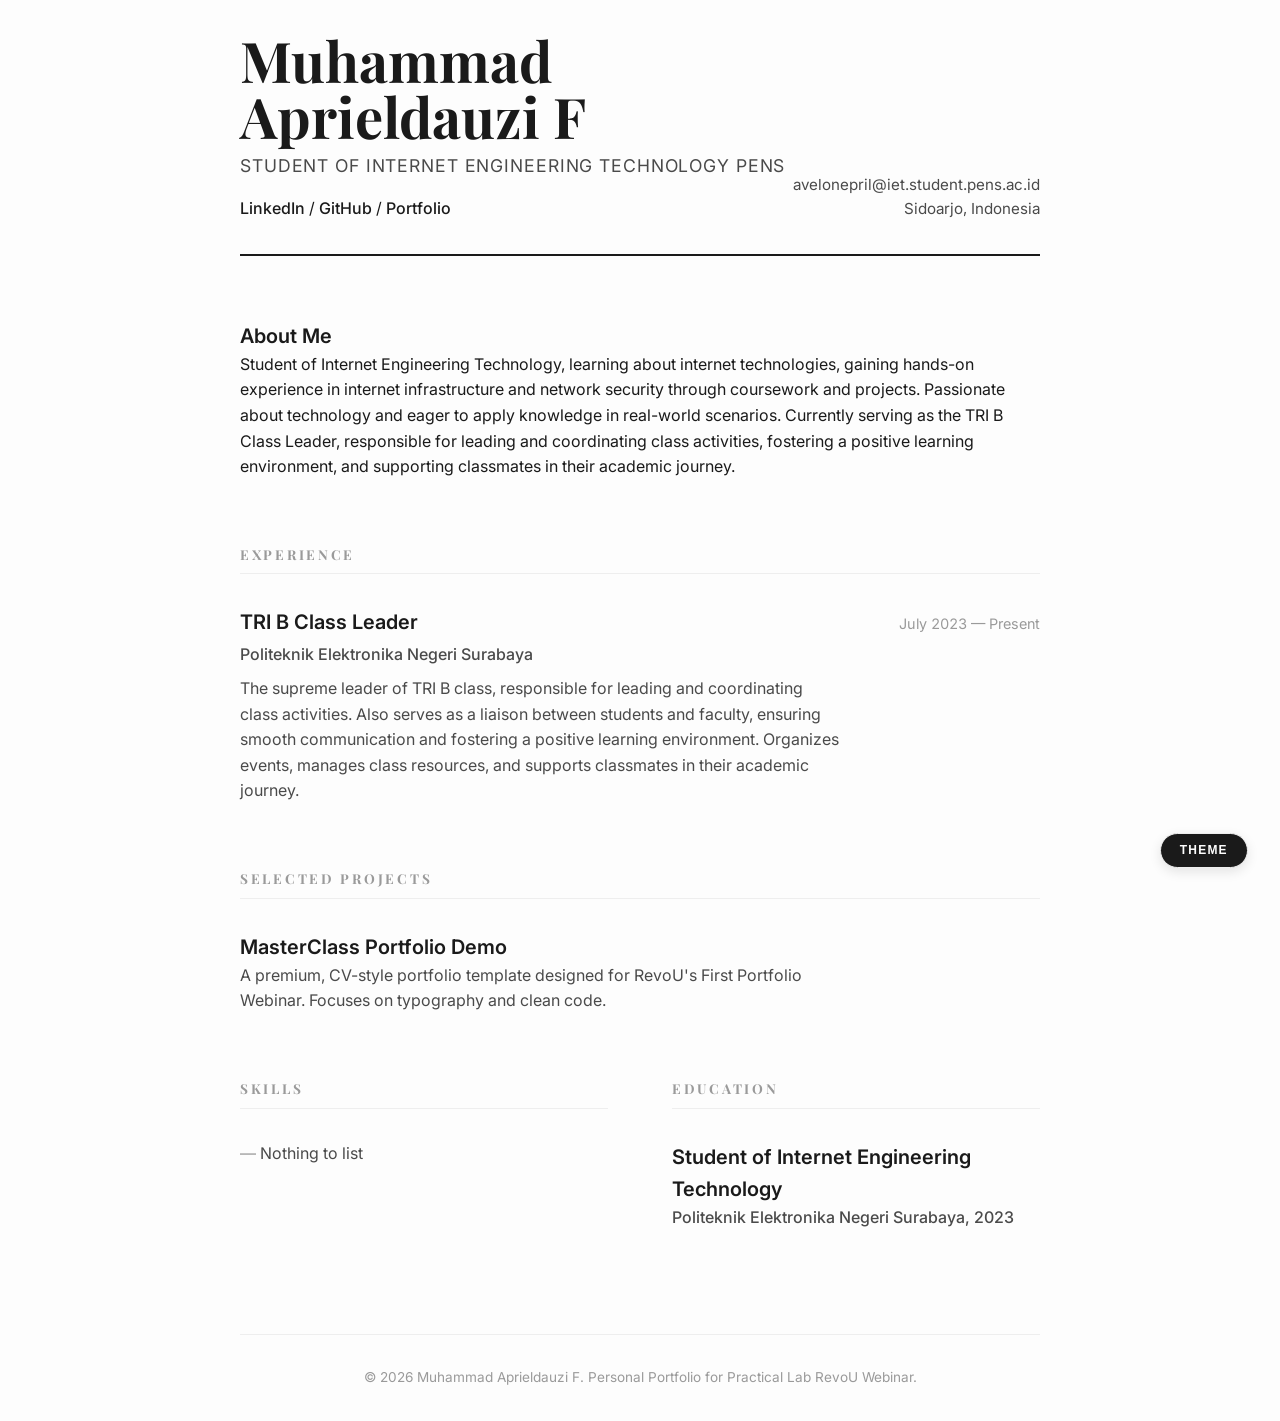
<file: index.html>
<!doctype html>
<html lang="en">
  <head>
    <meta charset="UTF-8" />
    <meta name="viewport" content="width=device-width, initial-scale=1.0" />
    <title>Portfolio | CV Style</title>
    <link rel="stylesheet" href="style.css" />
    <link rel="preconnect" href="https://fonts.googleapis.com" />
    <link rel="preconnect" href="https://fonts.gstatic.com" crossorigin />
    <link
      href="https://fonts.googleapis.com/css2?family=Inter:wght@400;500;600&family=Playfair+Display:ital,wght@0,700;1,700&display=swap"
      rel="stylesheet"
    />
  </head>
  <body>
    <!-- 
        STEP 1: THE CONTAINER
        We wrap everything in a 'cv-container' to control the maximum width
        and center the content on the screen.
    -->
    <div class="cv-container">
      <!-- 
            STEP 2: THE HEADER (Identity & Contact)
            Use a <header> tag for the top section. 
            This usually contains your name, role, and ways to reach you.
        -->
      <header class="cv-header">
        <div class="header-content">
          <h1 class="name">Muhammad Aprieldauzi F</h1>
          <div class="header-top">
            <p class="role">Student of Internet Engineering Technology PENS</p>
          </div>
          <div class="social-links">
            <a href="https://linkedin.com/in/onepril">LinkedIn</a> /
            <a href="https://github.com/aprilda-radnext">GitHub</a> /
            <a href="#">Portfolio</a>
          </div>
        </div>
        <div class="contact-info">
          <p>avelonepril@iet.student.pens.ac.id</p>
          <p>Sidoarjo, Indonesia</p>
        </div>
      </header>

      <!-- 
            STEP 3: THE MAIN CONTENT
            Use the <main> tag for the unique content of this page.
            Each major part of your CV should be inside a <section>.
        -->
      <main class="cv-main">
        <!-- STEP 4: EXPERIENCE SECTION (Detailed content) -->
          <h3 class="item-title">About Me</h3>
            <p>
              Student of Internet Engineering Technology, learning about internet technologies, gaining hands-on experience in 
              internet infrastructure and network security through coursework and projects. Passionate about technology and eager 
              to apply knowledge in real-world scenarios. Currently serving as the TRI B Class Leader, responsible for leading and 
              coordinating class activities, fostering a positive learning environment, and supporting classmates in their academic journey.
            </p>
            
        <section class="cv-section">
        
        </section>

        <section class="cv-section">
          <h2 class="section-title">Experience</h2>
          <div class="experience-item">
            <div class="item-header">
              <h3 class="item-title">TRI B Class Leader</h3>
              <span class="item-date">July 2023 — Present</span>
            </div>
            <p class="item-org">Politeknik Elektronika Negeri Surabaya</p>
            <p class="item-desc">
              The supreme leader of TRI B class, responsible for leading and coordinating class activities. Also serves as a liaison 
              between students and faculty, ensuring smooth communication and fostering a positive learning environment. Organizes events, 
              manages class resources, and supports classmates in their academic journey.
            </p>
          </div>
        </section>

        <!-- STEP 5: PROJECTS SECTION (Proof of skills) -->
        <section class="cv-section">
          <h2 class="section-title">Selected Projects</h2>
          <div class="project-list">
            <div class="project-item">
              <h3 class="item-title">
                <a
                  href="https://github.com/aprilda-radnext/webinar-porto-revou-10maret26.git"
                  >MasterClass Portfolio Demo</a
                >
              </h3>
              <p class="item-desc">
                A premium, CV-style portfolio template designed for RevoU's
                First Portfolio Webinar. Focuses on typography and clean code.
              </p>
            </div>
          </div>
        </section>

        <!-- 
                STEP 6: COLUMN LAYOUT (Expertise & Education)
                We use an 'inline-sections' class here which will be 
                transformed into a 2-column grid in CSS later.
            -->
        <section class="cv-section inline-sections">
          <div class="sub-section">
            <h2 class="section-title">Skills</h2>
            <ul class="skills-list">
              <li>Nothing to list</li>
            </ul>
          </div>
          <div class="sub-section">
            <h2 class="section-title">Education</h2>
            <div class="education-item">
              <h3 class="item-title">Student of Internet Engineering Technology</h3>
              <p class="item-org">Politeknik Elektronika Negeri Surabaya, 2023</p>
            </div>
          </div>
        </section>
      </main>

      <!-- 
            STEP 7: THE FOOTER
            A simple <footer> to close the page with a copyright notice.
        -->
      <footer class="cv-footer">
        <p>
          &copy; 2026 Muhammad Aprieldauzi F. Personal Portfolio for Practical Lab RevoU Webinar.
        </p>
      </footer>
    </div>

    <!-- 
        STEP 15: THE TOGGLE BUTTON (Floating)
        We move the button here so it can stay "fixed" to the 
        bottom right corner of the screen.
    -->
    <button id="theme-toggle" class="theme-btn" aria-label="Toggle Dark Mode">
      Theme
    </button>

    <!-- 
        STEP 17: ADDING THE SCRIPT
        We link our JavaScript file at the bottom so it loads 
        after the HTML is ready.
    -->
    <script src="script.js"></script>
  </body>
</html>
</file>
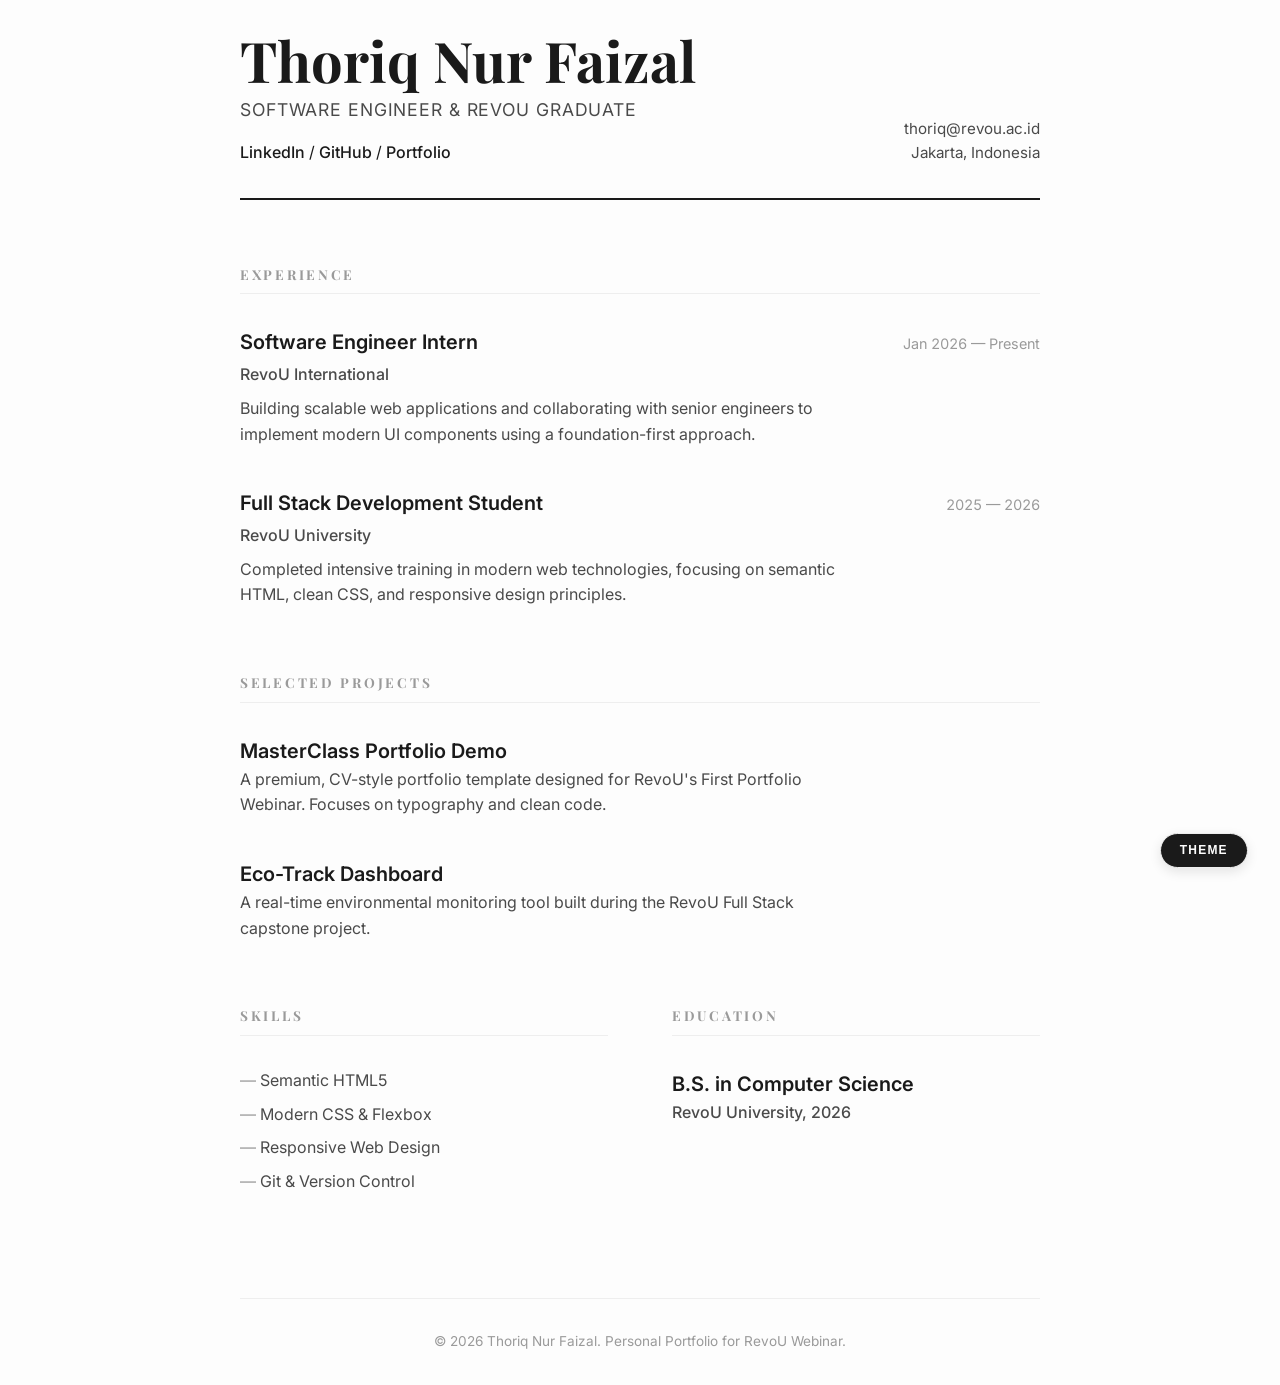
<file: solution/index.html>
<!DOCTYPE html>
<html lang="en">
<head>
    <meta charset="UTF-8">
    <meta name="viewport" content="width=device-width, initial-scale=1.0">
    <title>Portfolio | CV Style</title>
    <link rel="stylesheet" href="style.css">
    <link rel="preconnect" href="https://fonts.googleapis.com">
    <link rel="preconnect" href="https://fonts.gstatic.com" crossorigin>
    <link href="https://fonts.googleapis.com/css2?family=Inter:wght@400;500;600&family=Playfair+Display:ital,wght@0,700;1,700&display=swap" rel="stylesheet">
</head>
<body>
    <!-- 
        STEP 1: THE CONTAINER
        We wrap everything in a 'cv-container' to control the maximum width
        and center the content on the screen.
    -->
    <div class="cv-container">
        
        <!-- 
            STEP 2: THE HEADER (Identity & Contact)
            Use a <header> tag for the top section. 
            This usually contains your name, role, and ways to reach you.
        -->
        <header class="cv-header">
            <div class="header-content">
                <h1 class="name">Thoriq Nur Faizal</h1>
                <div class="header-top">
                    <p class="role">Software Engineer & RevoU Graduate</p>
                </div>
                <div class="social-links">
                    <a href="https://linkedin.com/in/thoriqnf">LinkedIn</a> / <a href="https://github.com/thoriqnf">GitHub</a> / <a href="#">Portfolio</a>
                </div>
            </div>
            <div class="contact-info">
                <p>thoriq@revou.ac.id</p>
                <p>Jakarta, Indonesia</p>
            </div>
        </header>

        <!-- 
            STEP 3: THE MAIN CONTENT
            Use the <main> tag for the unique content of this page.
            Each major part of your CV should be inside a <section>.
        -->
        <main class="cv-main">
            
            <!-- STEP 4: EXPERIENCE SECTION (Detailed content) -->
            <section class="cv-section">
                <h2 class="section-title">Experience</h2>
                <div class="experience-item">
                    <div class="item-header">
                        <h3 class="item-title">Software Engineer Intern</h3>
                        <span class="item-date">Jan 2026 — Present</span>
                    </div>
                    <p class="item-org">RevoU International</p>
                    <p class="item-desc">Building scalable web applications and collaborating with senior engineers to implement modern UI components using a foundation-first approach.</p>
                </div>
                <div class="experience-item">
                    <div class="item-header">
                        <h3 class="item-title">Full Stack Development Student</h3>
                        <span class="item-date">2025 — 2026</span>
                    </div>
                    <p class="item-org">RevoU University</p>
                    <p class="item-desc">Completed intensive training in modern web technologies, focusing on semantic HTML, clean CSS, and responsive design principles.</p>
                </div>
            </section>

            <!-- STEP 5: PROJECTS SECTION (Proof of skills) -->
            <section class="cv-section">
                <h2 class="section-title">Selected Projects</h2>
                <div class="project-list">
                    <div class="project-item">
                        <h3 class="item-title"><a href="https://github.com/thoriqnf/revou-masterclass-first-porto">MasterClass Portfolio Demo</a></h3>
                        <p class="item-desc">A premium, CV-style portfolio template designed for RevoU's First Portfolio Webinar. Focuses on typography and clean code.</p>
                    </div>
                    <div class="project-item">
                        <h3 class="item-title"><a href="#">Eco-Track Dashboard</a></h3>
                        <p class="item-desc">A real-time environmental monitoring tool built during the RevoU Full Stack capstone project.</p>
                    </div>
                </div>
            </section>

            <!-- 
                STEP 6: COLUMN LAYOUT (Expertise & Education)
                We use an 'inline-sections' class here which will be 
                transformed into a 2-column grid in CSS later.
            -->
            <section class="cv-section inline-sections">
                <div class="sub-section">
                    <h2 class="section-title">Skills</h2>
                    <ul class="skills-list">
                        <li>Semantic HTML5</li>
                        <li>Modern CSS & Flexbox</li>
                        <li>Responsive Web Design</li>
                        <li>Git & Version Control</li>
                    </ul>
                </div>
                <div class="sub-section">
                    <h2 class="section-title">Education</h2>
                    <div class="education-item">
                        <h3 class="item-title">B.S. in Computer Science</h3>
                        <p class="item-org">RevoU University, 2026</p>
                    </div>
                </div>
            </section>
        </main>

        <!-- 
            STEP 7: THE FOOTER
            A simple <footer> to close the page with a copyright notice.
        -->
        <footer class="cv-footer">
            <p>&copy; 2026 Thoriq Nur Faizal. Personal Portfolio for RevoU Webinar.</p>
        </footer>
    </div>

    <!-- 
        STEP 15: THE TOGGLE BUTTON (Floating)
        We move the button here so it can stay "fixed" to the 
        bottom right corner of the screen.
    -->
    <button id="theme-toggle" class="theme-btn" aria-label="Toggle Dark Mode">Theme</button>

    <!-- 
        STEP 17: ADDING THE SCRIPT
        We link our JavaScript file at the bottom so it loads 
        after the HTML is ready.
    -->
    <script src="script.js"></script>
</body>
</html>
</file>
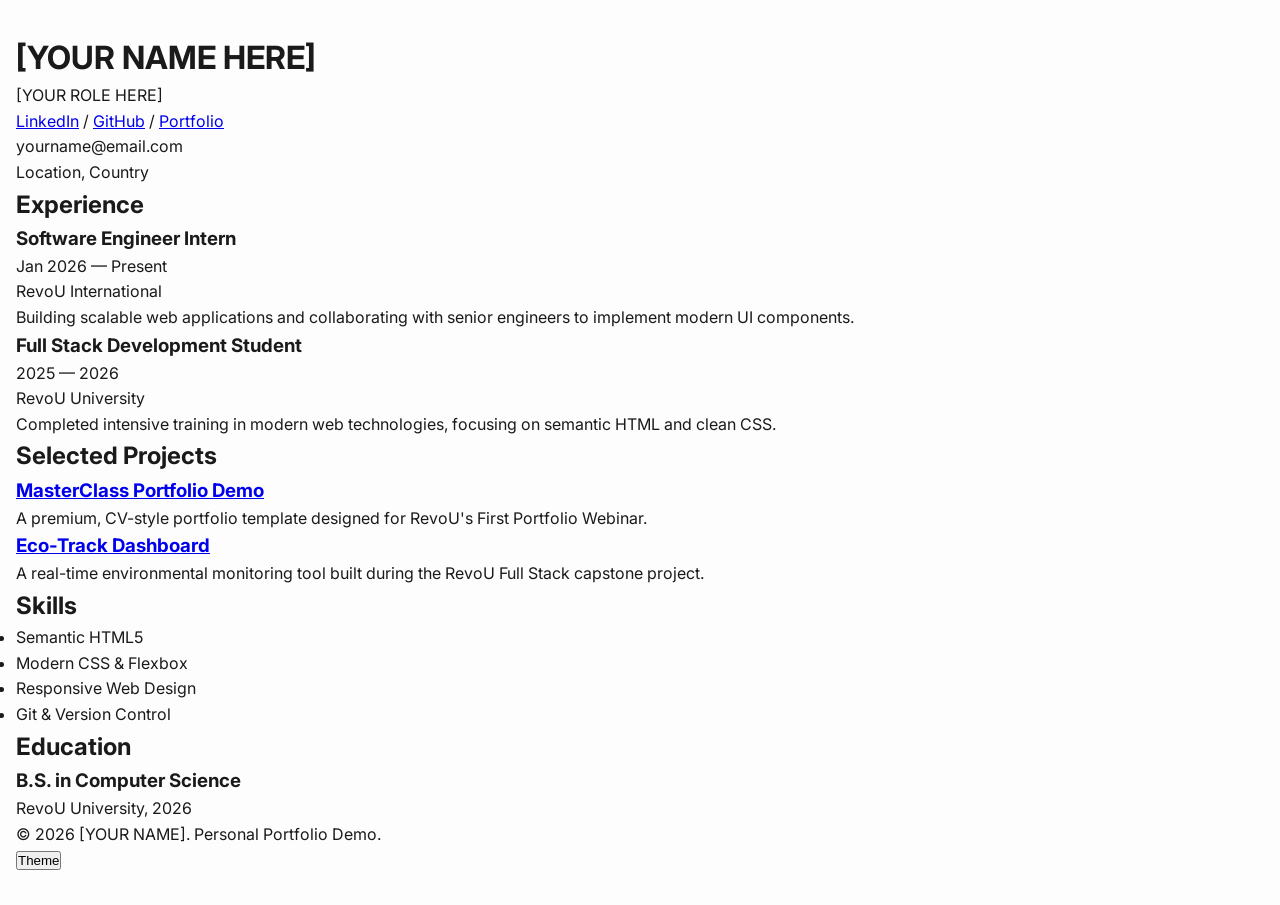
<file: starter/index.html>
<!DOCTYPE html>
<html lang="en">
<head>
    <meta charset="UTF-8">
    <meta name="viewport" content="width=device-width, initial-scale=1.0">
    <title>Portfolio Starter | RevoU MasterClass</title>
    <link rel="stylesheet" href="style.css">
    <link rel="preconnect" href="https://fonts.googleapis.com">
    <link rel="preconnect" href="https://fonts.gstatic.com" crossorigin>
    <link href="https://fonts.googleapis.com/css2?family=Inter:wght@400;500;600&family=Playfair+Display:ital,wght@0,700;1,700&display=swap" rel="stylesheet">
</head>
<body>
    <!-- 
        STEP 1: THE CONTAINER
        The 'cv-container' centers our content and limits its width.
    -->
    <div class="cv-container">
        
        <!-- 
            STEP 2: THE HEADER (Identity & Contact)
            Live Edit: Change the name and role to your own!
        -->
        <header class="cv-header">
            <div class="header-content">
                <h1 class="name">[YOUR NAME HERE]</h1>
                <div class="header-top">
                    <p class="role">[YOUR ROLE HERE]</p>
                </div>
                <div class="social-links">
                    <a href="#">LinkedIn</a> / <a href="#">GitHub</a> / <a href="#">Portfolio</a>
                </div>
            </div>
            <div class="contact-info">
                <p>yourname@email.com</p>
                <p>Location, Country</p>
            </div>
        </header>

        <!-- 
            STEP 3: THE MAIN CONTENT
            All sections are already here. we will focus on STYLING them in CSS.
        -->
        <main class="cv-main">
            
            <!-- STEP 4: EXPERIENCE SECTION -->
            <section class="cv-section">
                <h2 class="section-title">Experience</h2>
                <div class="experience-item">
                    <div class="item-header">
                        <h3 class="item-title">Software Engineer Intern</h3>
                        <span class="item-date">Jan 2026 — Present</span>
                    </div>
                    <p class="item-org">RevoU International</p>
                    <p class="item-desc">Building scalable web applications and collaborating with senior engineers to implement modern UI components.</p>
                </div>
                <div class="experience-item">
                    <div class="item-header">
                        <h3 class="item-title">Full Stack Development Student</h3>
                        <span class="item-date">2025 — 2026</span>
                    </div>
                    <p class="item-org">RevoU University</p>
                    <p class="item-desc">Completed intensive training in modern web technologies, focusing on semantic HTML and clean CSS.</p>
                </div>
            </section>

            <!-- STEP 5: PROJECTS SECTION -->
            <section class="cv-section">
                <h2 class="section-title">Selected Projects</h2>
                <div class="project-list">
                    <div class="project-item">
                        <h3 class="item-title"><a href="#">MasterClass Portfolio Demo</a></h3>
                        <p class="item-desc">A premium, CV-style portfolio template designed for RevoU's First Portfolio Webinar.</p>
                    </div>
                    <div class="project-item">
                        <h3 class="item-title"><a href="#">Eco-Track Dashboard</a></h3>
                        <p class="item-desc">A real-time environmental monitoring tool built during the RevoU Full Stack capstone project.</p>
                    </div>
                </div>
            </section>

            <!-- STEP 6: COLUMN LAYOUT (Expertise & Education) -->
            <section class="cv-section inline-sections">
                <div class="sub-section">
                    <h2 class="section-title">Skills</h2>
                    <ul class="skills-list">
                        <li>Semantic HTML5</li>
                        <li>Modern CSS & Flexbox</li>
                        <li>Responsive Web Design</li>
                        <li>Git & Version Control</li>
                    </ul>
                </div>
                <div class="sub-section">
                    <h2 class="section-title">Education</h2>
                    <div class="education-item">
                        <h3 class="item-title">B.S. in Computer Science</h3>
                        <p class="item-org">RevoU University, 2026</p>
                    </div>
                </div>
            </section>
        </main>

        <!-- STEP 7: THE FOOTER -->
        <footer class="cv-footer">
            <p>&copy; 2026 [YOUR NAME]. Personal Portfolio Demo.</p>
        </footer>
    </div>

    <!-- STEP 15: THE TOGGLE BUTTON (Floating) -->
    <button id="theme-toggle" class="theme-btn" aria-label="Toggle Dark Mode">Theme</button>

    <!-- STEP 17: ADDING THE SCRIPT -->
    <script src="script.js"></script>
</body>
</html>
</file>
<file: style.css>
/* 
   STEP 8: CSS VARIABLES (DESIGN TOKENS)
   By defining variables at the top, we can easily change the 
   entire look and feel of the site just by editing these values.
*/
:root {
    --bg-color: #fdfdfd;
    --text-primary: #1a1a1a;
    --text-secondary: #4a4a4a;
    --accent: #9a9a9a;
    --border: #eeeeee;
    --font-serif: 'Playfair Display', serif;
    --font-sans: 'Inter', sans-serif;
    --spacing-unit: 1.5rem;
}

/* 
   STEP 16: DARK MODE OVERRIDES
   When the 'dark-mode' class is added to the body, 
   we swap the values of our variables.
*/
body.dark-mode {
    --bg-color: #1a1a1a;
    --text-primary: #fdfdfd;
    --text-secondary: #aaaaaa;
    --border: #333333;
}

/* 
   STEP 9: RESET & BASE STYLES
   Removing browser defaults (margin/padding) ensures our 
   design looks consistent across all browsers.
*/
* {
    margin: 0;
    padding: 0;
    box-sizing: border-box;
}

body {
    background-color: var(--bg-color);
    color: var(--text-primary);
    font-family: var(--font-sans);
    line-height: 1.6;
    -webkit-font-smoothing: antialiased; /* Makes fonts look smoother on Mac */
    padding: 2rem 1rem;
}

/* 
   STEP 10: LAYOUT CONTAINER
   Limiting the width (800px) and centering it (margin: 0 auto)
   creates a professional "CV paper" feel on large screens.
*/
.cv-container {
    max-width: 800px;
    margin: 0 auto;
}

/* 
   STEP 11: HEADER STYLING (Flexbox)
   We use display: flex with justify-content: space-between 
   to push the name to the left and contact info to the right.
*/
.cv-header {
    border-bottom: 2px solid var(--text-primary);
    padding-bottom: 2rem;
    margin-bottom: 4rem;
    display: flex;
    justify-content: space-between;
    align-items: flex-end;
}

.name {
    font-family: var(--font-serif);
    font-size: 3.5rem;
    font-weight: 700;
    line-height: 1;
    margin-bottom: 0.5rem;
}

.header-top {
    display: flex;
    justify-content: space-between;
    align-items: center;
    margin-bottom: 1rem;
}

.role {
    font-size: 1.1rem;
    color: var(--text-secondary);
    letter-spacing: 0.05em;
    text-transform: uppercase;
    margin: 0;
}

/* 
   STEP 15.1: FLOATING BUTTON STYLING
   We use position: fixed to keep the button in the same spot
   even when we scroll.
*/
.theme-btn {
    position: fixed;
    bottom: 2rem;
    right: 2rem;
    background: var(--text-primary); /* Swaps with theme */
    border: 1px solid var(--border);
    color: var(--bg-color); /* Swaps with theme */
    padding: 0.6rem 1.2rem;
    font-size: 0.75rem;
    font-weight: 600;
    text-transform: uppercase;
    letter-spacing: 0.1em;
    border-radius: 2rem; /* Rounded pull feel */
    cursor: pointer;
    box-shadow: 0 4px 12px rgba(0,0,0,0.1);
    transition: all 0.3s cubic-bezier(0.4, 0, 0.2, 1);
    z-index: 100;
}

.theme-btn:hover {
    transform: translateY(-2px);
    box-shadow: 0 6px 16px rgba(0,0,0,0.15);
}

.theme-btn:active {
    transform: translateY(0);
}

.social-links a {
    color: var(--text-primary);
    text-decoration: none;
    font-weight: 500;
    border-bottom: 1px solid transparent;
    transition: border-bottom 0.2s;
}

.social-links a:hover {
    border-bottom: 1px solid var(--text-primary);
}

.contact-info {
    text-align: right;
    font-size: 0.95rem;
    color: var(--text-secondary);
}

/* 
   STEP 12: SECTION TYPOGRAPHY
   Hierachy is key. Small, uppercase, spaced-out letters 
   create a premium editorial look for section titles.
*/
.cv-section {
    margin-bottom: 4rem;
}

.section-title {
    font-family: var(--font-serif);
    font-size: 0.85rem;
    text-transform: uppercase;
    letter-spacing: 0.2em;
    color: var(--accent);
    margin-bottom: 2rem;
    border-bottom: 1px solid var(--border);
    padding-bottom: 0.5rem;
}

.experience-item, .project-item {
    margin-bottom: 2.5rem;
}

.item-header {
    display: flex;
    justify-content: space-between;
    align-items: baseline;
    margin-bottom: 0.25rem;
}

.item-title {
    font-size: 1.25rem;
    font-weight: 600;
}

/* Link Animation: A simple way to add "premium" feel */
.item-title a {
    color: var(--text-primary);
    text-decoration: none;
    background: linear-gradient(to right, var(--text-primary), var(--text-primary)) no-repeat bottom left;
    background-size: 0 1px;
    transition: background-size 0.3s;
}

.item-title a:hover {
    background-size: 100% 1px;
}

.item-date {
    font-size: 0.9rem;
    color: var(--accent);
    font-variant-numeric: tabular-nums;
}

.item-org {
    color: var(--text-secondary);
    font-weight: 500;
    margin-bottom: 0.5rem;
}

.item-desc {
    color: var(--text-secondary);
    max-width: 600px;
}

/* 
   STEP 13: GRID SYSTEM
   We use display: grid to create a 2-column layout for 
   Skills and Education side-by-side.
*/
.inline-sections {
    display: grid;
    grid-template-columns: 1fr 1fr;
    gap: 4rem;
}

.skills-list {
    list-style: none;
}

.skills-list li {
    margin-bottom: 0.5rem;
    color: var(--text-secondary);
}

.skills-list li::before {
    content: "— "; /* Adding custom bullet points with CSS */
    color: var(--accent);
}

/* Footer styling */
.cv-footer {
    border-top: 1px solid var(--border);
    padding-top: 2rem;
    margin-top: 6rem;
    color: var(--accent);
    font-size: 0.85rem;
    text-align: center;
}

/* 
   STEP 14: RESPONSIVENESS (Media Queries)
   We rethink the layout for smaller screens (phones). 
   We stack the header and grid columns vertically.
*/
@media (max-width: 600px) {
    .cv-header {
        flex-direction: column;
        align-items: flex-start;
    }
    
    .contact-info {
        text-align: left;
        margin-top: 1.5rem;
    }

    .name {
        font-size: 2.5rem;
    }

    .inline-sections {
        grid-template-columns: 1fr;
        gap: 2rem;
    }

    .item-header {
        flex-direction: column;
    }

    .item-date {
        margin-top: 0.25rem;
        margin-bottom: 0.5rem;
    }
}
</file>
<file: solution/style.css>
/* 
   STEP 8: CSS VARIABLES (DESIGN TOKENS)
   By defining variables at the top, we can easily change the 
   entire look and feel of the site just by editing these values.
*/
:root {
    --bg-color: #fdfdfd;
    --text-primary: #1a1a1a;
    --text-secondary: #4a4a4a;
    --accent: #9a9a9a;
    --border: #eeeeee;
    --font-serif: 'Playfair Display', serif;
    --font-sans: 'Inter', sans-serif;
    --spacing-unit: 1.5rem;
}

/* 
   STEP 16: DARK MODE OVERRIDES
   When the 'dark-mode' class is added to the body, 
   we swap the values of our variables.
*/
body.dark-mode {
    --bg-color: #1a1a1a;
    --text-primary: #fdfdfd;
    --text-secondary: #aaaaaa;
    --border: #333333;
}

/* 
   STEP 9: RESET & BASE STYLES
   Removing browser defaults (margin/padding) ensures our 
   design looks consistent across all browsers.
*/
* {
    margin: 0;
    padding: 0;
    box-sizing: border-box;
}

body {
    background-color: var(--bg-color);
    color: var(--text-primary);
    font-family: var(--font-sans);
    line-height: 1.6;
    -webkit-font-smoothing: antialiased; /* Makes fonts look smoother on Mac */
    padding: 2rem 1rem;
}

/* 
   STEP 10: LAYOUT CONTAINER
   Limiting the width (800px) and centering it (margin: 0 auto)
   creates a professional "CV paper" feel on large screens.
*/
.cv-container {
    max-width: 800px;
    margin: 0 auto;
}

/* 
   STEP 11: HEADER STYLING (Flexbox)
   We use display: flex with justify-content: space-between 
   to push the name to the left and contact info to the right.
*/
.cv-header {
    border-bottom: 2px solid var(--text-primary);
    padding-bottom: 2rem;
    margin-bottom: 4rem;
    display: flex;
    justify-content: space-between;
    align-items: flex-end;
}

.name {
    font-family: var(--font-serif);
    font-size: 3.5rem;
    font-weight: 700;
    line-height: 1;
    margin-bottom: 0.5rem;
}

.header-top {
    display: flex;
    justify-content: space-between;
    align-items: center;
    margin-bottom: 1rem;
}

.role {
    font-size: 1.1rem;
    color: var(--text-secondary);
    letter-spacing: 0.05em;
    text-transform: uppercase;
    margin: 0;
}

/* 
   STEP 15.1: FLOATING BUTTON STYLING
   We use position: fixed to keep the button in the same spot
   even when we scroll.
*/
.theme-btn {
    position: fixed;
    bottom: 2rem;
    right: 2rem;
    background: var(--text-primary); /* Swaps with theme */
    border: 1px solid var(--border);
    color: var(--bg-color); /* Swaps with theme */
    padding: 0.6rem 1.2rem;
    font-size: 0.75rem;
    font-weight: 600;
    text-transform: uppercase;
    letter-spacing: 0.1em;
    border-radius: 2rem; /* Rounded pull feel */
    cursor: pointer;
    box-shadow: 0 4px 12px rgba(0,0,0,0.1);
    transition: all 0.3s cubic-bezier(0.4, 0, 0.2, 1);
    z-index: 100;
}

.theme-btn:hover {
    transform: translateY(-2px);
    box-shadow: 0 6px 16px rgba(0,0,0,0.15);
}

.theme-btn:active {
    transform: translateY(0);
}

.social-links a {
    color: var(--text-primary);
    text-decoration: none;
    font-weight: 500;
    border-bottom: 1px solid transparent;
    transition: border-bottom 0.2s;
}

.social-links a:hover {
    border-bottom: 1px solid var(--text-primary);
}

.contact-info {
    text-align: right;
    font-size: 0.95rem;
    color: var(--text-secondary);
}

/* 
   STEP 12: SECTION TYPOGRAPHY
   Hierachy is key. Small, uppercase, spaced-out letters 
   create a premium editorial look for section titles.
*/
.cv-section {
    margin-bottom: 4rem;
}

.section-title {
    font-family: var(--font-serif);
    font-size: 0.85rem;
    text-transform: uppercase;
    letter-spacing: 0.2em;
    color: var(--accent);
    margin-bottom: 2rem;
    border-bottom: 1px solid var(--border);
    padding-bottom: 0.5rem;
}

.experience-item, .project-item {
    margin-bottom: 2.5rem;
}

.item-header {
    display: flex;
    justify-content: space-between;
    align-items: baseline;
    margin-bottom: 0.25rem;
}

.item-title {
    font-size: 1.25rem;
    font-weight: 600;
}

/* Link Animation: A simple way to add "premium" feel */
.item-title a {
    color: var(--text-primary);
    text-decoration: none;
    background: linear-gradient(to right, var(--text-primary), var(--text-primary)) no-repeat bottom left;
    background-size: 0 1px;
    transition: background-size 0.3s;
}

.item-title a:hover {
    background-size: 100% 1px;
}

.item-date {
    font-size: 0.9rem;
    color: var(--accent);
    font-variant-numeric: tabular-nums;
}

.item-org {
    color: var(--text-secondary);
    font-weight: 500;
    margin-bottom: 0.5rem;
}

.item-desc {
    color: var(--text-secondary);
    max-width: 600px;
}

/* 
   STEP 13: GRID SYSTEM
   We use display: grid to create a 2-column layout for 
   Skills and Education side-by-side.
*/
.inline-sections {
    display: grid;
    grid-template-columns: 1fr 1fr;
    gap: 4rem;
}

.skills-list {
    list-style: none;
}

.skills-list li {
    margin-bottom: 0.5rem;
    color: var(--text-secondary);
}

.skills-list li::before {
    content: "— "; /* Adding custom bullet points with CSS */
    color: var(--accent);
}

/* Footer styling */
.cv-footer {
    border-top: 1px solid var(--border);
    padding-top: 2rem;
    margin-top: 6rem;
    color: var(--accent);
    font-size: 0.85rem;
    text-align: center;
}

/* 
   STEP 14: RESPONSIVENESS (Media Queries)
   We rethink the layout for smaller screens (phones). 
   We stack the header and grid columns vertically.
*/
@media (max-width: 600px) {
    .cv-header {
        flex-direction: column;
        align-items: flex-start;
    }
    
    .contact-info {
        text-align: left;
        margin-top: 1.5rem;
    }

    .name {
        font-size: 2.5rem;
    }

    .inline-sections {
        grid-template-columns: 1fr;
        gap: 2rem;
    }

    .item-header {
        flex-direction: column;
    }

    .item-date {
        margin-top: 0.25rem;
        margin-bottom: 0.5rem;
    }
}
</file>
<file: starter/style.css>
/* 
   STEP 8: CSS VARIABLES (DESIGN TOKENS)
   Pre-filled to save time!
*/
:root {
    --bg-color: #fdfdfd;
    --text-primary: #1a1a1a;
    --text-secondary: #4a4a4a;
    --accent: #9a9a9a;
    --border: #eeeeee;
    --font-serif: 'Playfair Display', serif;
    --font-sans: 'Inter', sans-serif;
    --spacing-unit: 1.5rem;
}

/* 
   STEP 16: DARK MODE OVERRIDES
   TODO: Define dark theme variables
*/


/* 
   STEP 9: RESET & BASE STYLES
   Pre-filled to save time!
*/
* {
    margin: 0;
    padding: 0;
    box-sizing: border-box;
}

body {
    background-color: var(--bg-color);
    color: var(--text-primary);
    font-family: var(--font-sans);
    line-height: 1.6;
    -webkit-font-smoothing: antialiased;
    padding: 2rem 1rem;
}

/* 
   STEP 10: LAYOUT CONTAINER
   TODO: Max-width and centering
*/


/* 
   STEP 11: HEADER STYLING (Flexbox)
   TODO: Use Flexbox for name and contact
*/


/* 
   STEP 12: SECTION TYPOGRAPHY
   TODO: Style .section-title and items
*/


/* 
   STEP 13: GRID SYSTEM
   TODO: Create 2-column grid for Skills/Education
*/


/* 
   STEP 14: RESPONSIVENESS (Media Queries)
   TODO: Stack columns on mobile
*/


/* STEP 15.1: FLOATING BUTTON STYLING */
/* TODO: Fixed position for theme button */
</file>
